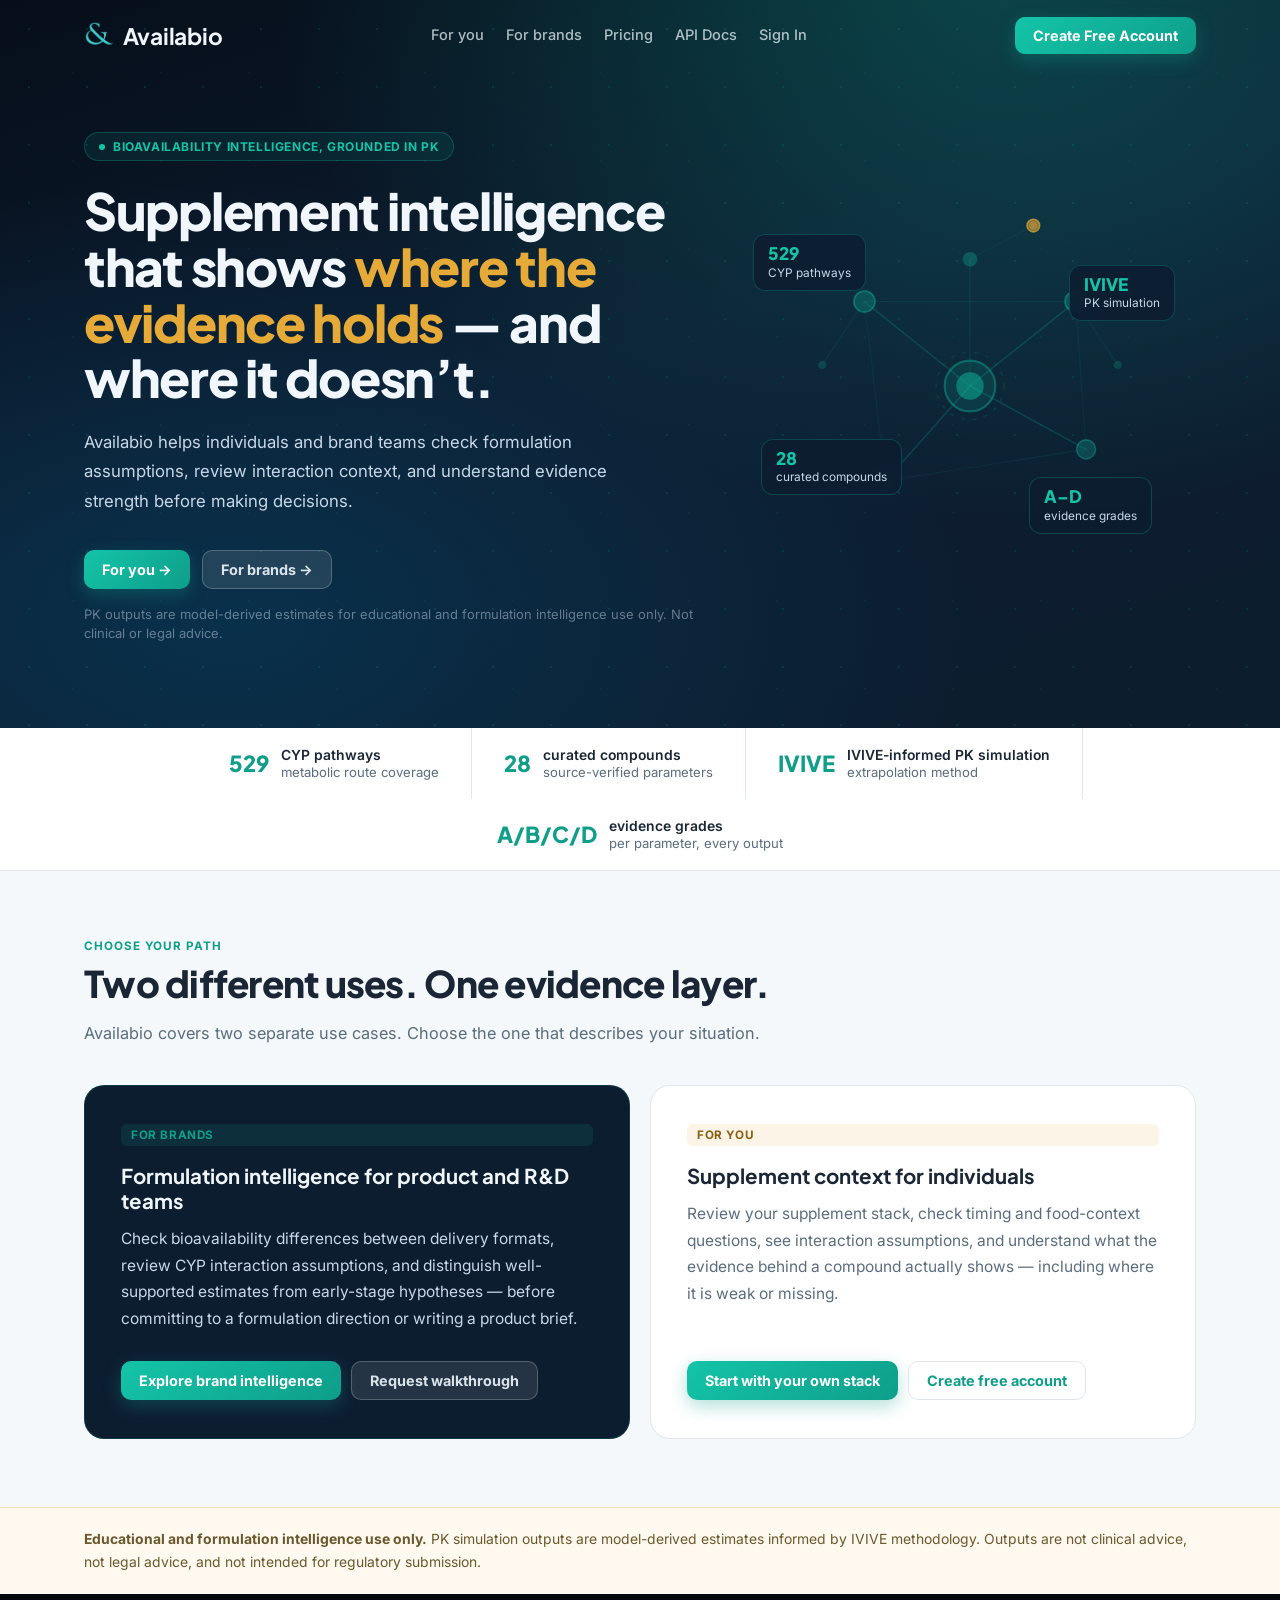
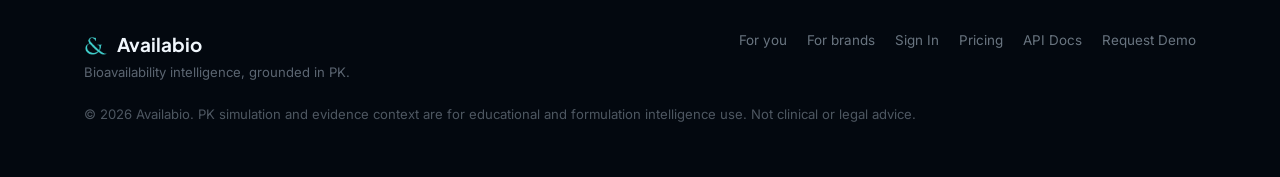
<file: index.html>
<!DOCTYPE html>
<html lang="en">
<head>
    <meta charset="UTF-8">
    <meta name="viewport" content="width=device-width, initial-scale=1.0">
    <meta name="description" content="Availabio — supplement intelligence grounded in evidence. Check formulation assumptions, review interaction context, and understand source strength before making decisions.">
    <link rel="preconnect" href="https://fonts.googleapis.com">
    <link rel="preconnect" href="https://fonts.gstatic.com" crossorigin>
    <link href="https://fonts.googleapis.com/css2?family=Plus+Jakarta+Sans:wght@400;500;600;700;800&family=Inter:wght@300;400;500;600&display=swap" rel="stylesheet">
    <link rel="stylesheet" href="css/landing.css">
    <title>Availabio — Supplement Intelligence Grounded in Evidence</title>
</head>
<body>

    <!-- Navigation -->
    <nav class="site-nav" id="nav">
        <div class="wrap nav-row">
            <a href="/" class="nav-brand"><img src="assets/Logo.png" alt="" class="logo-mark"><span>Availabio</span></a>
            <div class="nav-links">
                <a href="/for-you/">For you</a>
                <a href="/for-brands/">For brands</a>
                <a href="https://app.availabio.com/pricing">Pricing</a>
                <a href="https://app.availabio.com/api-docs">API Docs</a>
                <a href="https://app.availabio.com/signin">Sign In</a>
            </div>
            <div class="nav-cta">
                <a class="btn btn-jade" href="https://app.availabio.com/signin">Create Free Account</a>
            </div>
        </div>
    </nav>

    <!-- Hero -->
    <section class="hero-shell">
        <div class="wrap hero-grid">
            <div class="hero-copy">
                <span class="hero-eyebrow">Bioavailability intelligence, grounded in PK</span>
                <h1>Supplement intelligence that shows <em>where the evidence holds</em> — and where it doesn’t.</h1>
                <p class="hero-sub">Availabio helps individuals and brand teams check formulation assumptions, review interaction context, and understand evidence strength before making decisions.</p>
                <div class="hero-buttons">
                    <a class="btn btn-jade" href="/for-you/">For you &rarr;</a>
                    <a class="btn btn-ghost" href="/for-brands/">For brands &rarr;</a>
                </div>
                <p class="hero-note">PK outputs are model-derived estimates for educational and formulation intelligence use only. Not clinical or legal advice.</p>
            </div>
            <div class="hero-visual" aria-hidden="true">
                <div class="mol-canvas">
                    <svg class="mol-svg" viewBox="0 0 360 360" fill="none" xmlns="http://www.w3.org/2000/svg">
                        <line x1="180" y1="180" x2="80"  y2="100" stroke="rgba(14,196,168,0.24)" stroke-width="1.5"/>
                        <line x1="180" y1="180" x2="280" y2="100" stroke="rgba(14,196,168,0.24)" stroke-width="1.5"/>
                        <line x1="180" y1="180" x2="290" y2="240" stroke="rgba(14,196,168,0.24)" stroke-width="1.5"/>
                        <line x1="180" y1="180" x2="100" y2="270" stroke="rgba(14,196,168,0.24)" stroke-width="1.5"/>
                        <line x1="180" y1="180" x2="180" y2="60"  stroke="rgba(14,196,168,0.16)" stroke-width="1"/>
                        <line x1="80"  y1="100" x2="280" y2="100" stroke="rgba(14,196,168,0.11)" stroke-width="1"/>
                        <line x1="80"  y1="100" x2="100" y2="270" stroke="rgba(14,196,168,0.09)" stroke-width="1"/>
                        <line x1="280" y1="100" x2="290" y2="240" stroke="rgba(14,196,168,0.09)" stroke-width="1"/>
                        <line x1="100" y1="270" x2="290" y2="240" stroke="rgba(14,196,168,0.11)" stroke-width="1"/>
                        <line x1="80"  y1="100" x2="40"  y2="160" stroke="rgba(14,196,168,0.11)" stroke-width="1"/>
                        <line x1="280" y1="100" x2="320" y2="160" stroke="rgba(14,196,168,0.11)" stroke-width="1"/>
                        <line x1="180" y1="60"  x2="240" y2="28"  stroke="rgba(14,196,168,0.09)" stroke-width="1"/>
                        <circle cx="40"  cy="160" r="4" fill="rgba(14,196,168,0.22)"/>
                        <circle cx="320" cy="160" r="4" fill="rgba(14,196,168,0.22)"/>
                        <circle cx="240" cy="28"  r="4" fill="rgba(230,170,56,0.55)"/>
                        <circle cx="180" cy="60"  r="7"  fill="rgba(14,196,168,0.32)"/>
                        <circle cx="80"  cy="100" r="10" fill="rgba(14,158,138,0.4)"  stroke="rgba(14,196,168,0.5)"  stroke-width="1.5"/>
                        <circle cx="280" cy="100" r="10" fill="rgba(14,158,138,0.4)"  stroke="rgba(14,196,168,0.5)"  stroke-width="1.5"/>
                        <circle cx="290" cy="240" r="9"  fill="rgba(14,158,138,0.36)" stroke="rgba(14,196,168,0.42)" stroke-width="1.5"/>
                        <circle cx="100" cy="270" r="9"  fill="rgba(14,158,138,0.36)" stroke="rgba(14,196,168,0.42)" stroke-width="1.5"/>
                        <circle cx="180" cy="180" r="24" fill="rgba(14,158,138,0.2)"  stroke="rgba(14,196,168,0.45)" stroke-width="2"/>
                        <circle cx="180" cy="180" r="13" fill="rgba(14,196,168,0.55)"/>
                        <circle cx="240" cy="28"  r="6"  fill="rgba(230,170,56,0.62)" stroke="rgba(230,170,56,0.85)" stroke-width="1.5"/>
                        <circle cx="180" cy="180" r="32" fill="none" stroke="rgba(14,196,168,0.14)" stroke-width="1.5" stroke-dasharray="4 7"/>
                    </svg>
                    <div class="hero-stat-pill pill-1"><strong>529</strong><span>CYP pathways</span></div>
                    <div class="hero-stat-pill pill-2"><strong>28</strong><span>curated compounds</span></div>
                    <div class="hero-stat-pill pill-3"><strong>IVIVE</strong><span>PK simulation</span></div>
                    <div class="hero-stat-pill pill-4"><strong>A&ndash;D</strong><span>evidence grades</span></div>
                </div>
            </div>
        </div>
    </section>

    <!-- Trust Bar -->
    <div class="trust-bar">
        <div class="wrap trust-inner">
            <div class="trust-item">
                <span class="trust-num">529</span>
                <div class="trust-label"><strong>CYP pathways</strong>metabolic route coverage</div>
            </div>
            <div class="trust-item">
                <span class="trust-num">28</span>
                <div class="trust-label"><strong>curated compounds</strong>source-verified parameters</div>
            </div>
            <div class="trust-item">
                <span class="trust-num">IVIVE</span>
                <div class="trust-label"><strong>IVIVE-informed PK simulation</strong>extrapolation method</div>
            </div>
            <div class="trust-item">
                <span class="trust-num">A/B/C/D</span>
                <div class="trust-label"><strong>evidence grades</strong>per parameter, every output</div>
            </div>
        </div>
    </div>

    <!-- Audience path selection -->
    <section class="section audience-section">
        <div class="wrap">
            <span class="section-label">Choose your path</span>
            <h2>Two different uses. One evidence layer.</h2>
            <p class="section-intro">Availabio covers two separate use cases. Choose the one that describes your situation.</p>
            <div class="audience-grid reveal">
                <div class="audience-card audience-card-brand">
                    <span class="path-tag tag-brand">For brands</span>
                    <h3>Formulation intelligence for product and R&amp;D teams</h3>
                    <p>Check bioavailability differences between delivery formats, review CYP interaction assumptions, and distinguish well-supported estimates from early-stage hypotheses — before committing to a formulation direction or writing a product brief.</p>
                    <div class="audience-card-btns">
                        <a class="btn btn-jade" href="/for-brands/">Explore brand intelligence</a>
                        <a class="btn btn-ghost" href="https://app.availabio.com/welcome#demo-request">Request walkthrough</a>
                    </div>
                </div>
                <div class="audience-card audience-card-individual">
                    <span class="path-tag tag-individual">For you</span>
                    <h3>Supplement context for individuals</h3>
                    <p>Review your supplement stack, check timing and food-context questions, see interaction assumptions, and understand what the evidence behind a compound actually shows — including where it is weak or missing.</p>
                    <div class="audience-card-btns">
                        <a class="btn btn-jade" href="/for-you/">Start with your own stack</a>
                        <a class="btn btn-outline" href="https://app.availabio.com/signin">Create free account</a>
                    </div>
                </div>
            </div>
        </div>
    </section>

    <!-- Compliance -->
    <div class="compliance-strip">
        <div class="wrap">
            <p><strong>Educational and formulation intelligence use only.</strong> PK simulation outputs are model-derived estimates informed by IVIVE methodology. Outputs are not clinical advice, not legal advice, and not intended for regulatory submission.</p>
        </div>
    </div>

    <footer class="site-footer">
        <div class="wrap">
            <div class="footer-row">
                <div>
                    <div class="footer-brand"><img src="assets/Logo.png" alt="" class="logo-mark"> Availabio</div>
                    <p class="footer-tagline">Bioavailability intelligence, grounded in PK.</p>
                </div>
                <div class="footer-links">
                    <a href="/for-you/">For you</a>
                    <a href="/for-brands/">For brands</a>
                    <a href="https://app.availabio.com/signin">Sign In</a>
                    <a href="https://app.availabio.com/pricing">Pricing</a>
                    <a href="https://app.availabio.com/api-docs">API Docs</a>
                    <a href="https://app.availabio.com/welcome#demo-request">Request Demo</a>
                </div>
            </div>
            <p class="footer-copy">&copy; 2026 Availabio. PK simulation and evidence context are for educational and formulation intelligence use. Not clinical or legal advice.</p>
        </div>
    </footer>

    <script src="js/landing.js"></script>
</body>
</html>
</file>
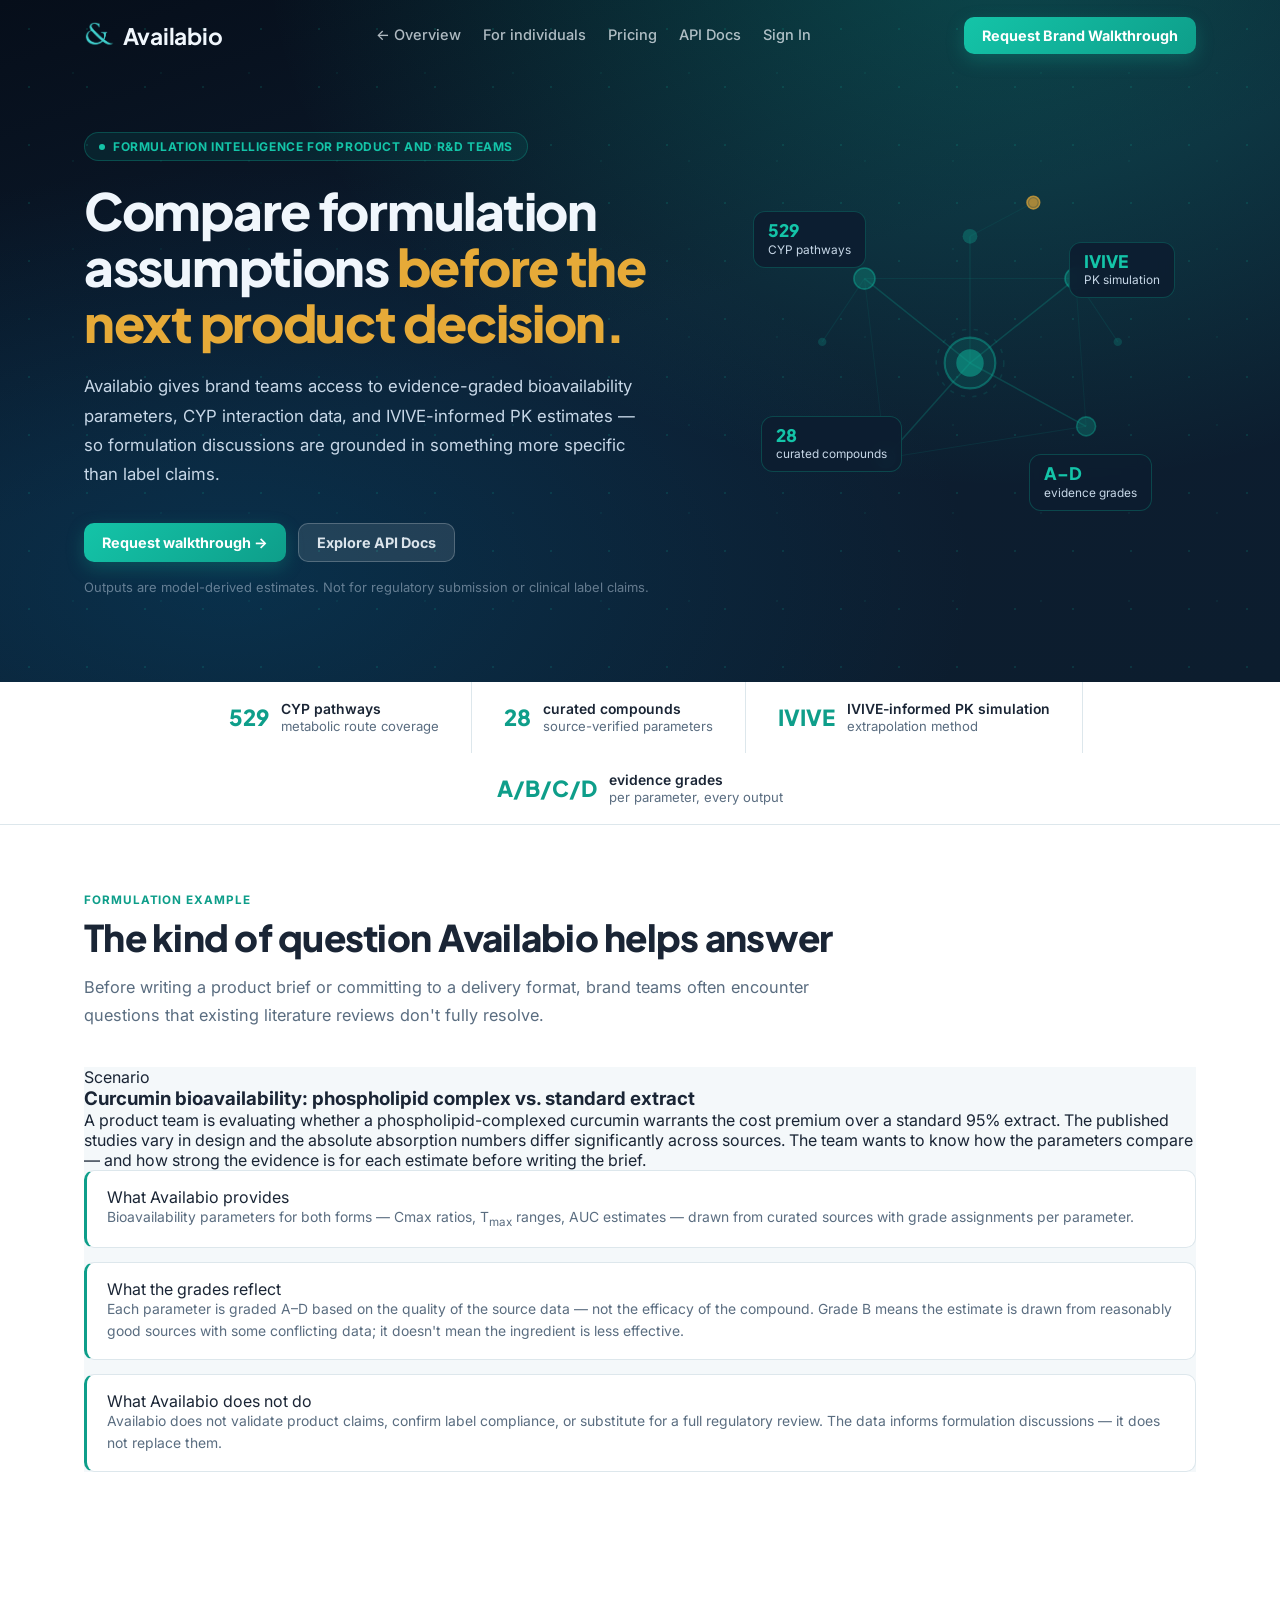
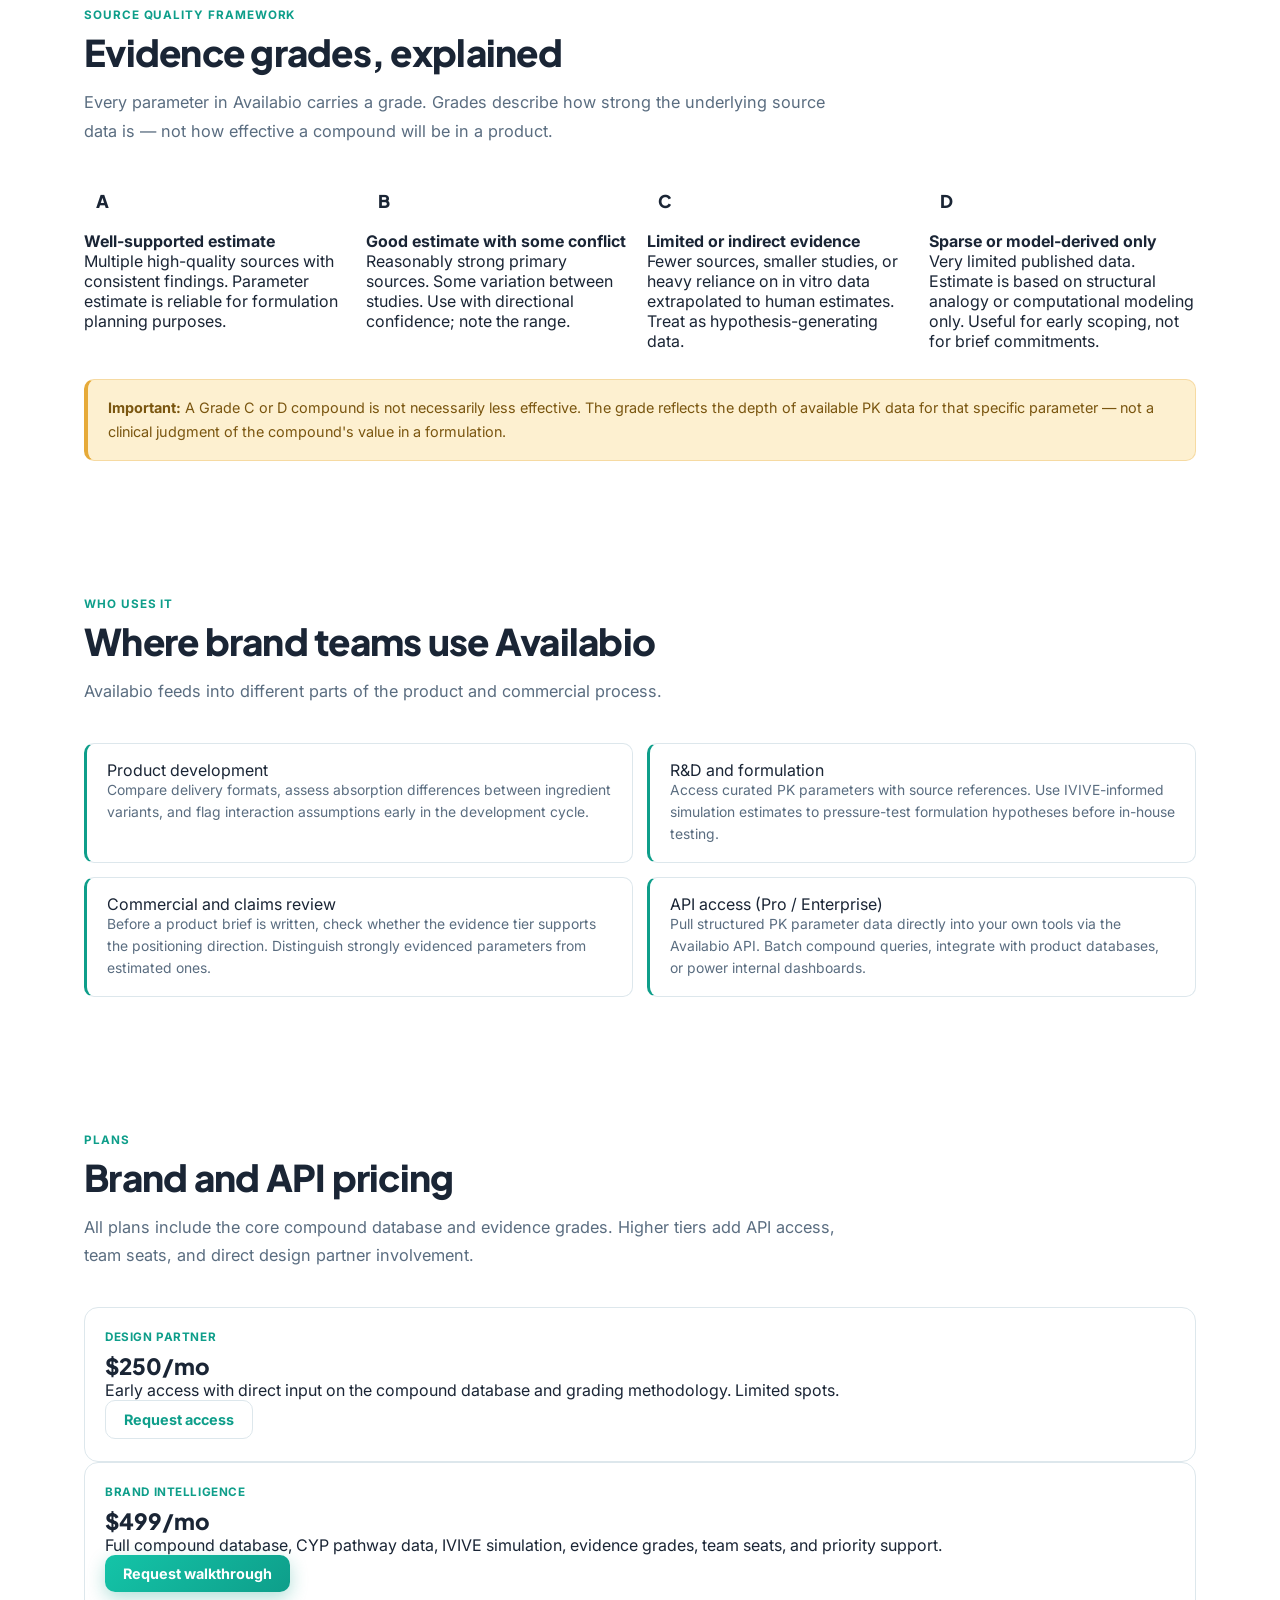
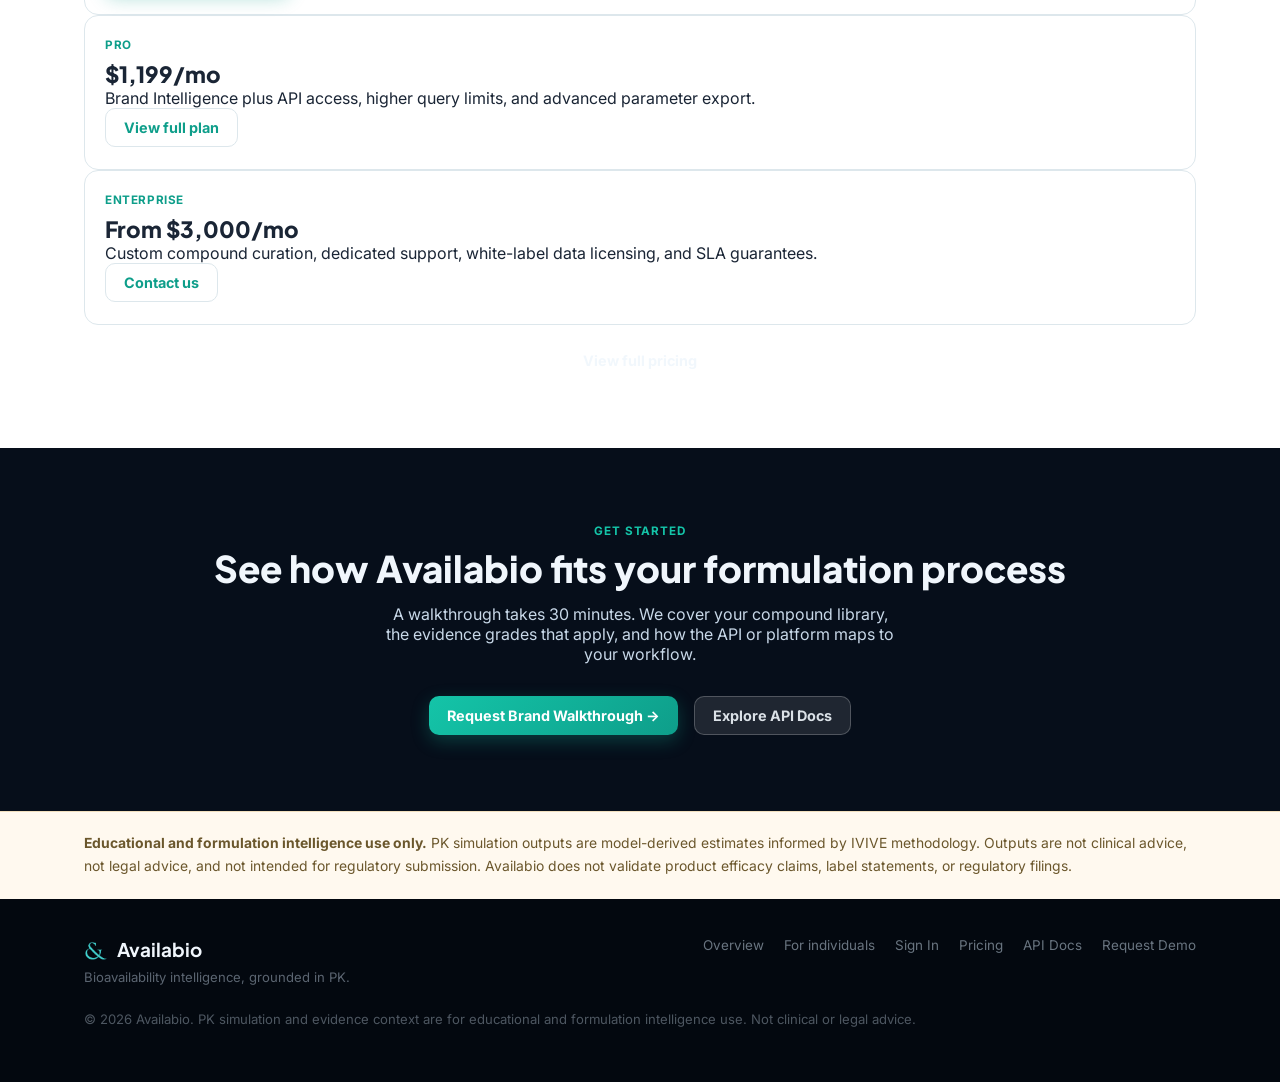
<file: for-brands/index.html>
<!DOCTYPE html>
<html lang="en">
<head>
    <meta charset="UTF-8">
    <meta name="viewport" content="width=device-width, initial-scale=1.0">
    <meta name="description" content="Availabio for brands — formulation intelligence for supplement product, R&amp;D, and commercial teams. Evidence-graded bioavailability data, CYP pathway coverage, and IVIVE-informed PK simulation.">
    <link rel="preconnect" href="https://fonts.googleapis.com">
    <link rel="preconnect" href="https://fonts.gstatic.com" crossorigin>
    <link href="https://fonts.googleapis.com/css2?family=Plus+Jakarta+Sans:wght@400;500;600;700;800&family=Inter:wght@300;400;500;600&display=swap" rel="stylesheet">
    <link rel="stylesheet" href="../css/landing.css">
    <title>Availabio for Brands — Formulation Intelligence</title>
</head>
<body>

    <!-- Navigation -->
    <nav class="site-nav" id="nav">
        <div class="wrap nav-row">
            <a href="/" class="nav-brand"><img src="../assets/Logo.png" alt="" class="logo-mark"><span>Availabio</span></a>
            <div class="nav-links">
                <a href="/">&larr; Overview</a>
                <a href="/for-you/">For individuals</a>
                <a href="https://app.availabio.com/pricing">Pricing</a>
                <a href="https://app.availabio.com/api-docs">API Docs</a>
                <a href="https://app.availabio.com/signin">Sign In</a>
            </div>
            <div class="nav-cta">
                <a class="btn btn-jade" href="https://app.availabio.com/welcome#demo-request">Request Brand Walkthrough</a>
            </div>
        </div>
    </nav>

    <!-- Hero -->
    <section class="hero-shell">
        <div class="wrap hero-grid">
            <div class="hero-copy">
                <span class="hero-eyebrow">Formulation intelligence for product and R&amp;D teams</span>
                <h1>Compare formulation assumptions <em>before the next product decision.</em></h1>
                <p class="hero-sub">Availabio gives brand teams access to evidence-graded bioavailability parameters, CYP interaction data, and IVIVE-informed PK estimates — so formulation discussions are grounded in something more specific than label claims.</p>
                <div class="hero-buttons">
                    <a class="btn btn-jade" href="https://app.availabio.com/welcome#demo-request">Request walkthrough &rarr;</a>
                    <a class="btn btn-ghost" href="https://app.availabio.com/api-docs">Explore API Docs</a>
                </div>
                <p class="hero-note">Outputs are model-derived estimates. Not for regulatory submission or clinical label claims.</p>
            </div>
            <div class="hero-visual" aria-hidden="true">
                <div class="mol-canvas">
                    <svg class="mol-svg" viewBox="0 0 360 360" fill="none" xmlns="http://www.w3.org/2000/svg">
                        <line x1="180" y1="180" x2="80"  y2="100" stroke="rgba(14,196,168,0.24)" stroke-width="1.5"/>
                        <line x1="180" y1="180" x2="280" y2="100" stroke="rgba(14,196,168,0.24)" stroke-width="1.5"/>
                        <line x1="180" y1="180" x2="290" y2="240" stroke="rgba(14,196,168,0.24)" stroke-width="1.5"/>
                        <line x1="180" y1="180" x2="100" y2="270" stroke="rgba(14,196,168,0.24)" stroke-width="1.5"/>
                        <line x1="180" y1="180" x2="180" y2="60"  stroke="rgba(14,196,168,0.16)" stroke-width="1"/>
                        <line x1="80"  y1="100" x2="280" y2="100" stroke="rgba(14,196,168,0.11)" stroke-width="1"/>
                        <line x1="80"  y1="100" x2="100" y2="270" stroke="rgba(14,196,168,0.09)" stroke-width="1"/>
                        <line x1="280" y1="100" x2="290" y2="240" stroke="rgba(14,196,168,0.09)" stroke-width="1"/>
                        <line x1="100" y1="270" x2="290" y2="240" stroke="rgba(14,196,168,0.11)" stroke-width="1"/>
                        <line x1="80"  y1="100" x2="40"  y2="160" stroke="rgba(14,196,168,0.11)" stroke-width="1"/>
                        <line x1="280" y1="100" x2="320" y2="160" stroke="rgba(14,196,168,0.11)" stroke-width="1"/>
                        <line x1="180" y1="60"  x2="240" y2="28"  stroke="rgba(14,196,168,0.09)" stroke-width="1"/>
                        <circle cx="40"  cy="160" r="4" fill="rgba(14,196,168,0.22)"/>
                        <circle cx="320" cy="160" r="4" fill="rgba(14,196,168,0.22)"/>
                        <circle cx="240" cy="28"  r="4" fill="rgba(230,170,56,0.55)"/>
                        <circle cx="180" cy="60"  r="7"  fill="rgba(14,196,168,0.32)"/>
                        <circle cx="80"  cy="100" r="10" fill="rgba(14,158,138,0.4)"  stroke="rgba(14,196,168,0.5)"  stroke-width="1.5"/>
                        <circle cx="280" cy="100" r="10" fill="rgba(14,158,138,0.4)"  stroke="rgba(14,196,168,0.5)"  stroke-width="1.5"/>
                        <circle cx="290" cy="240" r="9"  fill="rgba(14,158,138,0.36)" stroke="rgba(14,196,168,0.42)" stroke-width="1.5"/>
                        <circle cx="100" cy="270" r="9"  fill="rgba(14,158,138,0.36)" stroke="rgba(14,196,168,0.42)" stroke-width="1.5"/>
                        <circle cx="180" cy="180" r="24" fill="rgba(14,158,138,0.2)"  stroke="rgba(14,196,168,0.45)" stroke-width="2"/>
                        <circle cx="180" cy="180" r="13" fill="rgba(14,196,168,0.55)"/>
                        <circle cx="240" cy="28"  r="6"  fill="rgba(230,170,56,0.62)" stroke="rgba(230,170,56,0.85)" stroke-width="1.5"/>
                        <circle cx="180" cy="180" r="32" fill="none" stroke="rgba(14,196,168,0.14)" stroke-width="1.5" stroke-dasharray="4 7"/>
                    </svg>
                    <div class="hero-stat-pill pill-1"><strong>529</strong><span>CYP pathways</span></div>
                    <div class="hero-stat-pill pill-2"><strong>28</strong><span>curated compounds</span></div>
                    <div class="hero-stat-pill pill-3"><strong>IVIVE</strong><span>PK simulation</span></div>
                    <div class="hero-stat-pill pill-4"><strong>A&ndash;D</strong><span>evidence grades</span></div>
                </div>
            </div>
        </div>
    </section>

    <!-- Trust Bar -->
    <div class="trust-bar">
        <div class="wrap trust-inner">
            <div class="trust-item">
                <span class="trust-num">529</span>
                <div class="trust-label"><strong>CYP pathways</strong>metabolic route coverage</div>
            </div>
            <div class="trust-item">
                <span class="trust-num">28</span>
                <div class="trust-label"><strong>curated compounds</strong>source-verified parameters</div>
            </div>
            <div class="trust-item">
                <span class="trust-num">IVIVE</span>
                <div class="trust-label"><strong>IVIVE-informed PK simulation</strong>extrapolation method</div>
            </div>
            <div class="trust-item">
                <span class="trust-num">A/B/C/D</span>
                <div class="trust-label"><strong>evidence grades</strong>per parameter, every output</div>
            </div>
        </div>
    </div>

    <!-- Scenario section -->
    <section class="section">
        <div class="wrap">
            <span class="section-label">Formulation example</span>
            <h2>The kind of question Availabio helps answer</h2>
            <p class="section-intro">Before writing a product brief or committing to a delivery format, brand teams often encounter questions that existing literature reviews don't fully resolve.</p>
            <div class="scenario-shell reveal">
                <div class="scenario-header">
                    <span class="scenario-tag">Scenario</span>
                    <h3>Curcumin bioavailability: phospholipid complex vs. standard extract</h3>
                </div>
                <div class="scenario-body">
                    <div class="scenario-question">
                        <p>A product team is evaluating whether a phospholipid-complexed curcumin warrants the cost premium over a standard 95% extract. The published studies vary in design and the absolute absorption numbers differ significantly across sources. The team wants to know how the parameters compare — and how strong the evidence is for each estimate before writing the brief.</p>
                    </div>
                    <div class="scenario-notes">
                        <div class="scenario-note">
                            <span class="note-label">What Availabio provides</span>
                            <p>Bioavailability parameters for both forms — Cmax ratios, T<sub>max</sub> ranges, AUC estimates — drawn from curated sources with grade assignments per parameter.</p>
                        </div>
                        <div class="scenario-note">
                            <span class="note-label">What the grades reflect</span>
                            <p>Each parameter is graded A–D based on the quality of the source data — not the efficacy of the compound. Grade B means the estimate is drawn from reasonably good sources with some conflicting data; it doesn't mean the ingredient is less effective.</p>
                        </div>
                        <div class="scenario-note">
                            <span class="note-label">What Availabio does not do</span>
                            <p>Availabio does not validate product claims, confirm label compliance, or substitute for a full regulatory review. The data informs formulation discussions — it does not replace them.</p>
                        </div>
                    </div>
                </div>
            </div>
        </div>
    </section>

    <!-- Evidence grades -->
    <section class="section evidence-section">
        <div class="wrap">
            <span class="section-label">Source quality framework</span>
            <h2>Evidence grades, explained</h2>
            <p class="section-intro">Every parameter in Availabio carries a grade. Grades describe how strong the underlying source data is — not how effective a compound will be in a product.</p>
            <div class="evidence-shell reveal">
                <div class="grade-ladder">
                    <div class="grade-rung grade-a">
                        <span class="grade-badge">A</span>
                        <div>
                            <strong>Well-supported estimate</strong>
                            <p>Multiple high-quality sources with consistent findings. Parameter estimate is reliable for formulation planning purposes.</p>
                        </div>
                    </div>
                    <div class="grade-rung grade-b">
                        <span class="grade-badge">B</span>
                        <div>
                            <strong>Good estimate with some conflict</strong>
                            <p>Reasonably strong primary sources. Some variation between studies. Use with directional confidence; note the range.</p>
                        </div>
                    </div>
                    <div class="grade-rung grade-c">
                        <span class="grade-badge">C</span>
                        <div>
                            <strong>Limited or indirect evidence</strong>
                            <p>Fewer sources, smaller studies, or heavy reliance on in vitro data extrapolated to human estimates. Treat as hypothesis-generating data.</p>
                        </div>
                    </div>
                    <div class="grade-rung grade-d">
                        <span class="grade-badge">D</span>
                        <div>
                            <strong>Sparse or model-derived only</strong>
                            <p>Very limited published data. Estimate is based on structural analogy or computational modeling only. Useful for early scoping, not for brief commitments.</p>
                        </div>
                    </div>
                </div>
                <div class="evidence-callout">
                    <p><strong>Important:</strong> A Grade C or D compound is not necessarily less effective. The grade reflects the depth of available PK data for that specific parameter — not a clinical judgment of the compound's value in a formulation.</p>
                </div>
            </div>
        </div>
    </section>

    <!-- Teams section -->
    <section class="section">
        <div class="wrap">
            <span class="section-label">Who uses it</span>
            <h2>Where brand teams use Availabio</h2>
            <p class="section-intro">Availabio feeds into different parts of the product and commercial process.</p>
            <div class="teams-grid reveal">
                <div class="scenario-note">
                    <span class="note-label">Product development</span>
                    <p>Compare delivery formats, assess absorption differences between ingredient variants, and flag interaction assumptions early in the development cycle.</p>
                </div>
                <div class="scenario-note">
                    <span class="note-label">R&amp;D and formulation</span>
                    <p>Access curated PK parameters with source references. Use IVIVE-informed simulation estimates to pressure-test formulation hypotheses before in-house testing.</p>
                </div>
                <div class="scenario-note">
                    <span class="note-label">Commercial and claims review</span>
                    <p>Before a product brief is written, check whether the evidence tier supports the positioning direction. Distinguish strongly evidenced parameters from estimated ones.</p>
                </div>
                <div class="scenario-note">
                    <span class="note-label">API access (Pro / Enterprise)</span>
                    <p>Pull structured PK parameter data directly into your own tools via the Availabio API. Batch compound queries, integrate with product databases, or power internal dashboards.</p>
                </div>
            </div>
        </div>
    </section>

    <!-- Pricing section -->
    <section class="section">
        <div class="wrap">
            <span class="section-label">Plans</span>
            <h2>Brand and API pricing</h2>
            <p class="section-intro">All plans include the core compound database and evidence grades. Higher tiers add API access, team seats, and direct design partner involvement.</p>
            <div class="pricing-shell reveal">
                <div class="price-card">
                    <div class="price-tier">Design Partner</div>
                    <div class="price-amount">$250<span>/mo</span></div>
                    <div class="price-desc">Early access with direct input on the compound database and grading methodology. Limited spots.</div>
                    <a class="btn btn-outline" href="https://app.availabio.com/welcome#demo-request">Request access</a>
                </div>
                <div class="price-card price-card-featured">
                    <div class="price-tier">Brand Intelligence</div>
                    <div class="price-amount">$499<span>/mo</span></div>
                    <div class="price-desc">Full compound database, CYP pathway data, IVIVE simulation, evidence grades, team seats, and priority support.</div>
                    <a class="btn btn-jade" href="https://app.availabio.com/welcome#demo-request">Request walkthrough</a>
                </div>
                <div class="price-card">
                    <div class="price-tier">Pro</div>
                    <div class="price-amount">$1,199<span>/mo</span></div>
                    <div class="price-desc">Brand Intelligence plus API access, higher query limits, and advanced parameter export.</div>
                    <a class="btn btn-outline" href="https://app.availabio.com/pricing">View full plan</a>
                </div>
                <div class="price-card">
                    <div class="price-tier">Enterprise</div>
                    <div class="price-amount">From $3,000<span>/mo</span></div>
                    <div class="price-desc">Custom compound curation, dedicated support, white-label data licensing, and SLA guarantees.</div>
                    <a class="btn btn-outline" href="https://app.availabio.com/welcome#demo-request">Contact us</a>
                </div>
            </div>
            <p style="text-align:center;margin-top:1rem;"><a href="https://app.availabio.com/pricing" class="btn btn-ghost">View full pricing</a></p>
        </div>
    </section>

    <!-- Demo CTA -->
    <section class="demo-shell">
        <div class="wrap" style="text-align:center;">
            <span class="section-label" style="color:var(--jade-lt);">Get started</span>
            <h2>See how Availabio fits your formulation process</h2>
            <p style="color:var(--text-200);max-width:520px;margin:0 auto 2rem;">A walkthrough takes 30 minutes. We cover your compound library, the evidence grades that apply, and how the API or platform maps to your workflow.</p>
            <div style="display:flex;gap:1rem;justify-content:center;flex-wrap:wrap;">
                <a class="btn btn-jade" href="https://app.availabio.com/welcome#demo-request">Request Brand Walkthrough &rarr;</a>
                <a class="btn btn-ghost" href="https://app.availabio.com/api-docs">Explore API Docs</a>
            </div>
        </div>
    </section>

    <!-- Compliance -->
    <div class="compliance-strip">
        <div class="wrap">
            <p><strong>Educational and formulation intelligence use only.</strong> PK simulation outputs are model-derived estimates informed by IVIVE methodology. Outputs are not clinical advice, not legal advice, and not intended for regulatory submission. Availabio does not validate product efficacy claims, label statements, or regulatory filings.</p>
        </div>
    </div>

    <footer class="site-footer">
        <div class="wrap">
            <div class="footer-row">
                <div>
                    <div class="footer-brand"><img src="../assets/Logo.png" alt="" class="logo-mark"> Availabio</div>
                    <p class="footer-tagline">Bioavailability intelligence, grounded in PK.</p>
                </div>
                <div class="footer-links">
                    <a href="/">Overview</a>
                    <a href="/for-you/">For individuals</a>
                    <a href="https://app.availabio.com/signin">Sign In</a>
                    <a href="https://app.availabio.com/pricing">Pricing</a>
                    <a href="https://app.availabio.com/api-docs">API Docs</a>
                    <a href="https://app.availabio.com/welcome#demo-request">Request Demo</a>
                </div>
            </div>
            <p class="footer-copy">&copy; 2026 Availabio. PK simulation and evidence context are for educational and formulation intelligence use. Not clinical or legal advice.</p>
        </div>
    </footer>

    <script src="../js/landing.js"></script>
</body>
</html>
</file>
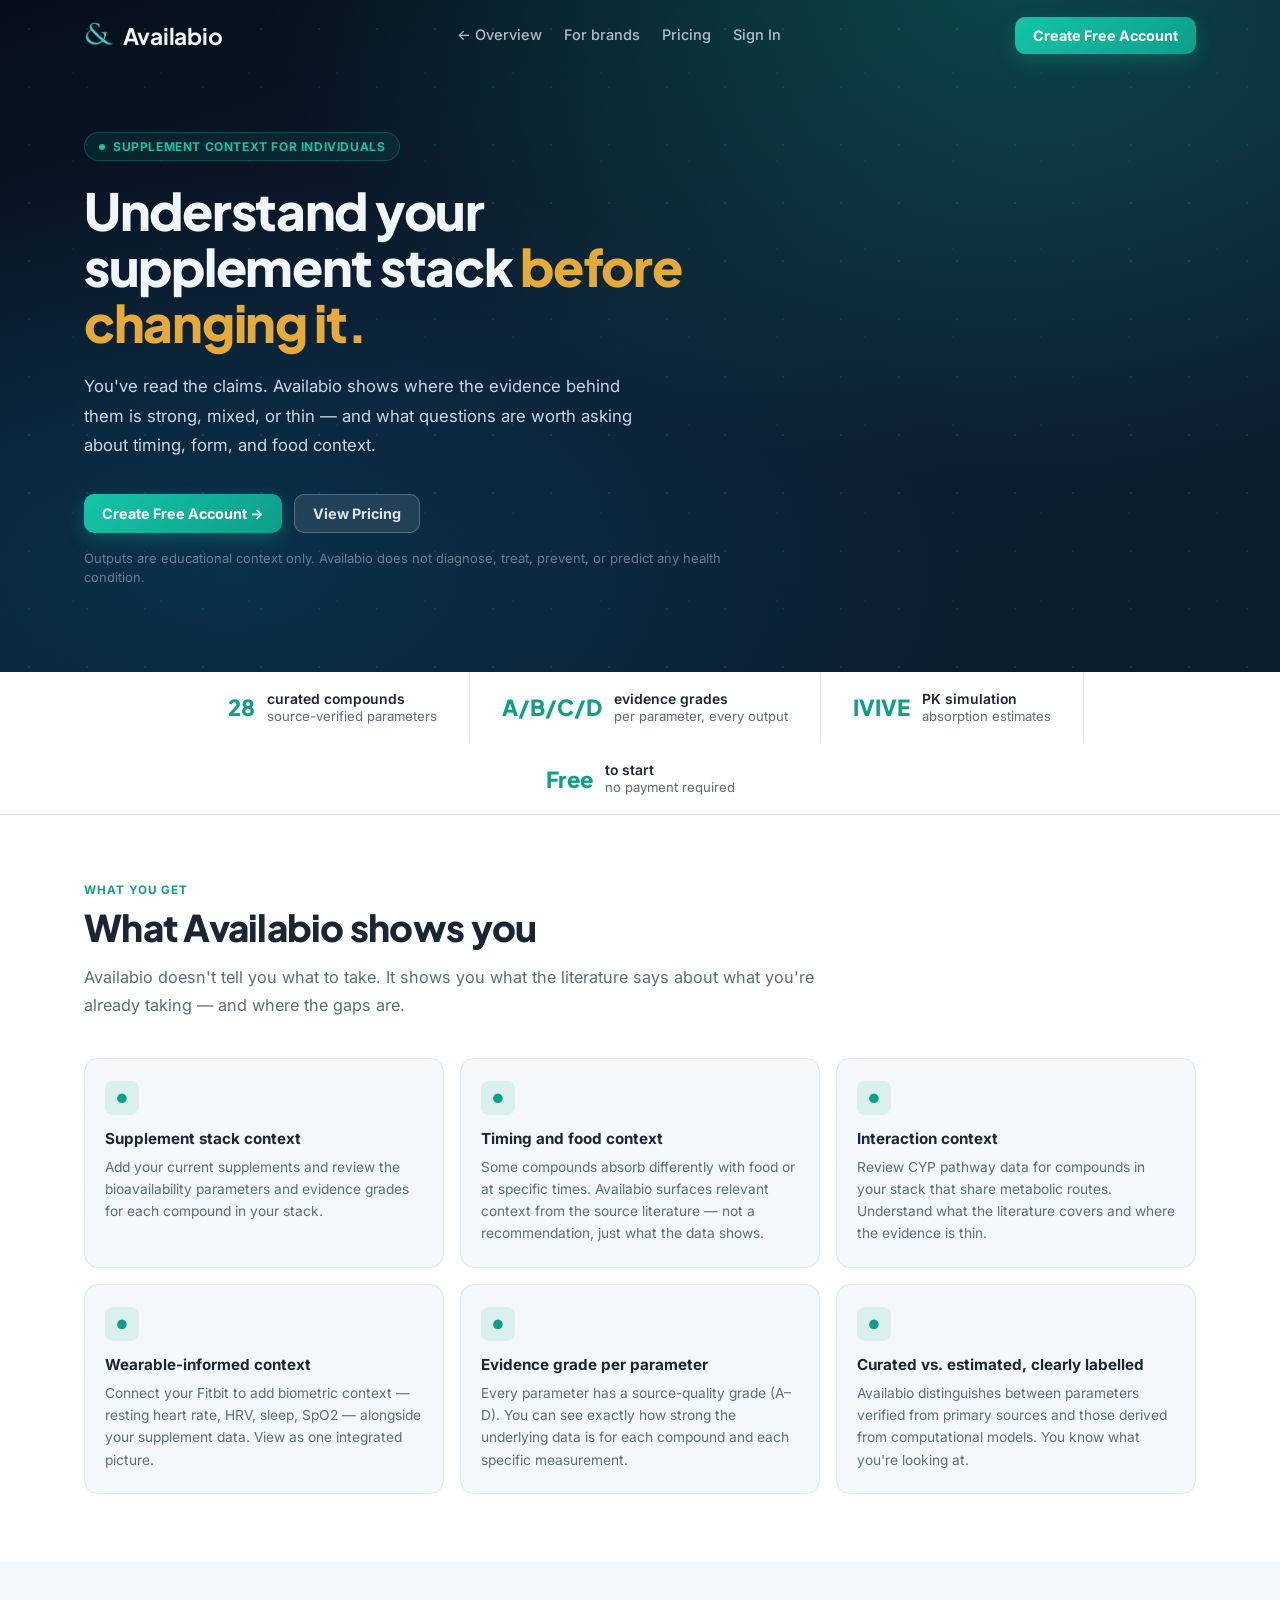
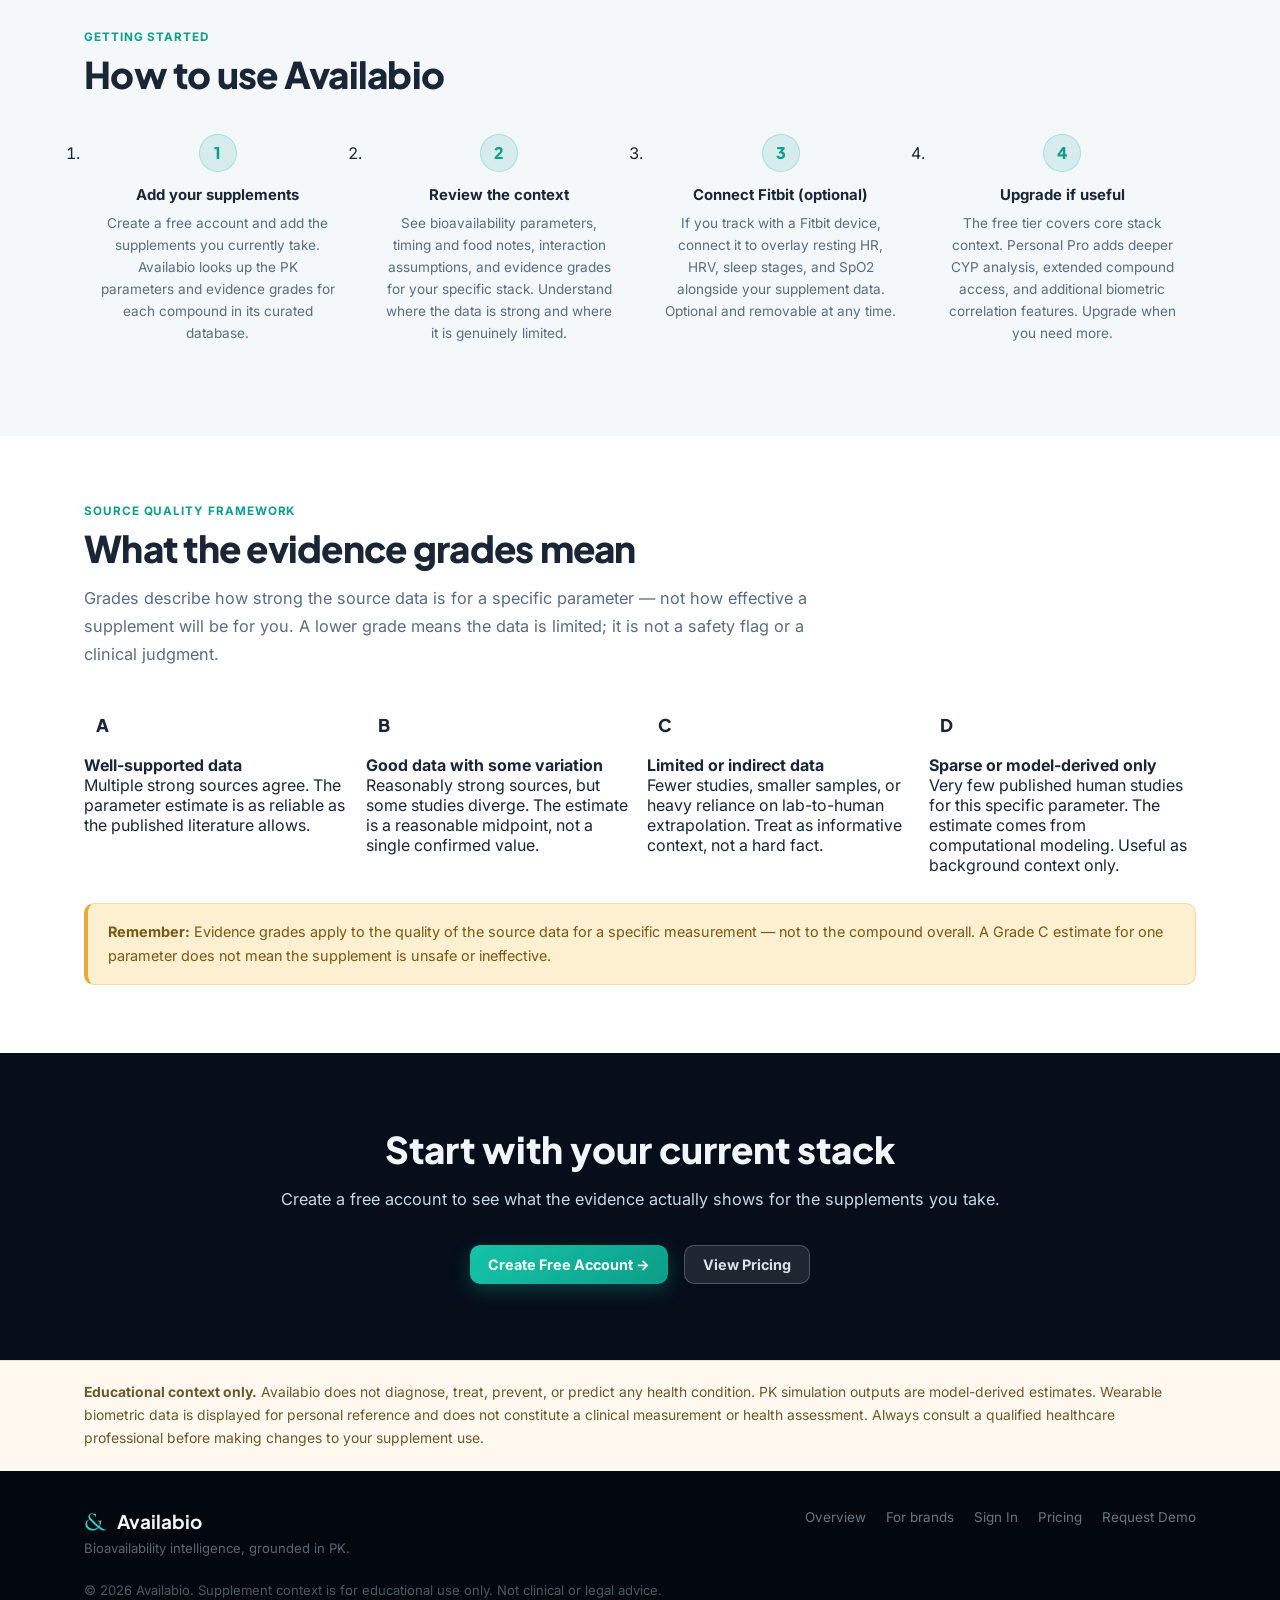
<file: for-you/index.html>
<!DOCTYPE html>
<html lang="en">
<head>
    <meta charset="UTF-8">
    <meta name="viewport" content="width=device-width, initial-scale=1.0">
    <meta name="description" content="Availabio for individuals — review your supplement stack, check timing and food-context questions, and understand what the evidence actually shows before changing anything.">
    <link rel="preconnect" href="https://fonts.googleapis.com">
    <link rel="preconnect" href="https://fonts.gstatic.com" crossorigin>
    <link href="https://fonts.googleapis.com/css2?family=Plus+Jakarta+Sans:wght@400;500;600;700;800&family=Inter:wght@300;400;500;600&display=swap" rel="stylesheet">
    <link rel="stylesheet" href="../css/landing.css">
    <title>Availabio for You &mdash; Supplement Context for Individuals</title>
</head>
<body>

    <!-- Navigation -->
    <nav class="site-nav" id="nav">
        <div class="wrap nav-row">
            <a href="/" class="nav-brand"><img src="../assets/Logo.png" alt="" class="logo-mark"><span>Availabio</span></a>
            <div class="nav-links">
                <a href="/">&larr; Overview</a>
                <a href="/for-brands/">For brands</a>
                <a href="https://app.availabio.com/pricing">Pricing</a>
                <a href="https://app.availabio.com/signin">Sign In</a>
            </div>
            <div class="nav-cta">
                <a class="btn btn-jade" href="https://app.availabio.com/signin">Create Free Account</a>
            </div>
        </div>
    </nav>

    <!-- Hero (single column, no molecule visual) -->
    <section class="hero-shell">
        <div class="wrap">
            <div class="hero-copy" style="max-width:640px;">
                <span class="hero-eyebrow">Supplement context for individuals</span>
                <h1>Understand your supplement stack <em>before changing it.</em></h1>
                <p class="hero-sub">You've read the claims. Availabio shows where the evidence behind them is strong, mixed, or thin &mdash; and what questions are worth asking about timing, form, and food context.</p>
                <div class="hero-buttons">
                    <a class="btn btn-jade" href="https://app.availabio.com/signin">Create Free Account &rarr;</a>
                    <a class="btn btn-ghost" href="https://app.availabio.com/pricing">View Pricing</a>
                </div>
                <p class="hero-note">Outputs are educational context only. Availabio does not diagnose, treat, prevent, or predict any health condition.</p>
            </div>
        </div>
    </section>

    <!-- Trust Bar -->
    <div class="trust-bar">
        <div class="wrap trust-inner">
            <div class="trust-item">
                <span class="trust-num">28</span>
                <div class="trust-label"><strong>curated compounds</strong>source-verified parameters</div>
            </div>
            <div class="trust-item">
                <span class="trust-num">A/B/C/D</span>
                <div class="trust-label"><strong>evidence grades</strong>per parameter, every output</div>
            </div>
            <div class="trust-item">
                <span class="trust-num">IVIVE</span>
                <div class="trust-label"><strong>PK simulation</strong>absorption estimates</div>
            </div>
            <div class="trust-item">
                <span class="trust-num">Free</span>
                <div class="trust-label"><strong>to start</strong>no payment required</div>
            </div>
        </div>
    </div>

    <!-- Feature grid -->
    <section class="section">
        <div class="wrap">
            <span class="section-label">What you get</span>
            <h2>What Availabio shows you</h2>
            <p class="section-intro">Availabio doesn't tell you what to take. It shows you what the literature says about what you're already taking — and where the gaps are.</p>
            <div class="feature-grid reveal">
                <div class="feature-item">
                    <div class="feature-icon">&#9679;</div>
                    <h4>Supplement stack context</h4>
                    <p>Add your current supplements and review the bioavailability parameters and evidence grades for each compound in your stack.</p>
                </div>
                <div class="feature-item">
                    <div class="feature-icon">&#9679;</div>
                    <h4>Timing and food context</h4>
                    <p>Some compounds absorb differently with food or at specific times. Availabio surfaces relevant context from the source literature — not a recommendation, just what the data shows.</p>
                </div>
                <div class="feature-item">
                    <div class="feature-icon">&#9679;</div>
                    <h4>Interaction context</h4>
                    <p>Review CYP pathway data for compounds in your stack that share metabolic routes. Understand what the literature covers and where the evidence is thin.</p>
                </div>
                <div class="feature-item">
                    <div class="feature-icon">&#9679;</div>
                    <h4>Wearable-informed context</h4>
                    <p>Connect your Fitbit to add biometric context — resting heart rate, HRV, sleep, SpO2 — alongside your supplement data. View as one integrated picture.</p>
                </div>
                <div class="feature-item">
                    <div class="feature-icon">&#9679;</div>
                    <h4>Evidence grade per parameter</h4>
                    <p>Every parameter has a source-quality grade (A–D). You can see exactly how strong the underlying data is for each compound and each specific measurement.</p>
                </div>
                <div class="feature-item">
                    <div class="feature-icon">&#9679;</div>
                    <h4>Curated vs. estimated, clearly labelled</h4>
                    <p>Availabio distinguishes between parameters verified from primary sources and those derived from computational models. You know what you're looking at.</p>
                </div>
            </div>
        </div>
    </section>

    <!-- How it works steps -->
    <section class="section steps-section">
        <div class="wrap">
            <span class="section-label">Getting started</span>
            <h2>How to use Availabio</h2>
            <ol class="steps reveal">
                <li class="step-item">
                    <span class="step-num">1</span>
                    <div>
                        <h4>Add your supplements</h4>
                        <p>Create a free account and add the supplements you currently take. Availabio looks up the PK parameters and evidence grades for each compound in its curated database.</p>
                    </div>
                </li>
                <li class="step-item">
                    <span class="step-num">2</span>
                    <div>
                        <h4>Review the context</h4>
                        <p>See bioavailability parameters, timing and food notes, interaction assumptions, and evidence grades for your specific stack. Understand where the data is strong and where it is genuinely limited.</p>
                    </div>
                </li>
                <li class="step-item">
                    <span class="step-num">3</span>
                    <div>
                        <h4>Connect Fitbit (optional)</h4>
                        <p>If you track with a Fitbit device, connect it to overlay resting HR, HRV, sleep stages, and SpO2 alongside your supplement data. Optional and removable at any time.</p>
                    </div>
                </li>
                <li class="step-item">
                    <span class="step-num">4</span>
                    <div>
                        <h4>Upgrade if useful</h4>
                        <p>The free tier covers core stack context. Personal Pro adds deeper CYP analysis, extended compound access, and additional biometric correlation features. Upgrade when you need more.</p>
                    </div>
                </li>
            </ol>
        </div>
    </section>

    <!-- Evidence grades (consumer language) -->
    <section class="section evidence-section">
        <div class="wrap">
            <span class="section-label">Source quality framework</span>
            <h2>What the evidence grades mean</h2>
            <p class="section-intro">Grades describe how strong the source data is for a specific parameter &mdash; not how effective a supplement will be for you. A lower grade means the data is limited; it is not a safety flag or a clinical judgment.</p>
            <div class="evidence-shell reveal">
                <div class="grade-ladder">
                    <div class="grade-rung grade-a">
                        <span class="grade-badge">A</span>
                        <div>
                            <strong>Well-supported data</strong>
                            <p>Multiple strong sources agree. The parameter estimate is as reliable as the published literature allows.</p>
                        </div>
                    </div>
                    <div class="grade-rung grade-b">
                        <span class="grade-badge">B</span>
                        <div>
                            <strong>Good data with some variation</strong>
                            <p>Reasonably strong sources, but some studies diverge. The estimate is a reasonable midpoint, not a single confirmed value.</p>
                        </div>
                    </div>
                    <div class="grade-rung grade-c">
                        <span class="grade-badge">C</span>
                        <div>
                            <strong>Limited or indirect data</strong>
                            <p>Fewer studies, smaller samples, or heavy reliance on lab-to-human extrapolation. Treat as informative context, not a hard fact.</p>
                        </div>
                    </div>
                    <div class="grade-rung grade-d">
                        <span class="grade-badge">D</span>
                        <div>
                            <strong>Sparse or model-derived only</strong>
                            <p>Very few published human studies for this specific parameter. The estimate comes from computational modeling. Useful as background context only.</p>
                        </div>
                    </div>
                </div>
                <div class="evidence-callout">
                    <p><strong>Remember:</strong> Evidence grades apply to the quality of the source data for a specific measurement &mdash; not to the compound overall. A Grade C estimate for one parameter does not mean the supplement is unsafe or ineffective.</p>
                </div>
            </div>
        </div>
    </section>

    <!-- Dark CTA -->
    <section class="cta-section">
        <div class="wrap" style="text-align:center;">
            <h2>Start with your current stack</h2>
            <p>Create a free account to see what the evidence actually shows for the supplements you take.</p>
            <div style="display:flex;gap:1rem;justify-content:center;flex-wrap:wrap;margin-top:2rem;">
                <a class="btn btn-jade" href="https://app.availabio.com/signin">Create Free Account &rarr;</a>
                <a class="btn btn-ghost" href="https://app.availabio.com/pricing">View Pricing</a>
            </div>
        </div>
    </section>

    <!-- Compliance -->
    <div class="compliance-strip">
        <div class="wrap">
            <p><strong>Educational context only.</strong> Availabio does not diagnose, treat, prevent, or predict any health condition. PK simulation outputs are model-derived estimates. Wearable biometric data is displayed for personal reference and does not constitute a clinical measurement or health assessment. Always consult a qualified healthcare professional before making changes to your supplement use.</p>
        </div>
    </div>

    <footer class="site-footer">
        <div class="wrap">
            <div class="footer-row">
                <div>
                    <div class="footer-brand"><img src="../assets/Logo.png" alt="" class="logo-mark"> Availabio</div>
                    <p class="footer-tagline">Bioavailability intelligence, grounded in PK.</p>
                </div>
                <div class="footer-links">
                    <a href="/">Overview</a>
                    <a href="/for-brands/">For brands</a>
                    <a href="https://app.availabio.com/signin">Sign In</a>
                    <a href="https://app.availabio.com/pricing">Pricing</a>
                    <a href="https://app.availabio.com/welcome#demo-request">Request Demo</a>
                </div>
            </div>
            <p class="footer-copy">&copy; 2026 Availabio. Supplement context is for educational use only. Not clinical or legal advice.</p>
        </div>
    </footer>

    <script src="../js/landing.js"></script>
</body>
</html>
</file>
<file: css/landing.css>
/*
 * AVAILABIO — Shared Landing CSS (FORGE-122)
 * Extracted from inline styles in index.html and extended for B2B/B2C split.
 * Three pages:  /  /for-you/  /for-brands/
 * No framework. No external dependencies beyond Google Fonts. GitHub Pages compatible.
 */

/* Variables */
:root {
    --navy-950: #03080f;
    --navy-900: #060e1a;
    --navy-800: #0d1d30;
    --jade:     #0e9e8a;
    --jade-lt:  #14c4a8;
    --amber:    #e6aa38;
    --amber-lt: #fdf0d0;
    --amber-dim: #7a5610;
    --text-100: #f0f6fc;
    --text-200: #c8d8e8;
    --text-dark: #1a2535;
    --text-dim:  #5a6d80;
    --surface-0: #ffffff;
    --surface-1: #f4f8fa;
    --border:    #dde7ec;
    --font-display: "Plus Jakarta Sans", system-ui, sans-serif;
    --font-body:    "Inter", system-ui, sans-serif;
}
*, *::before, *::after { margin: 0; padding: 0; box-sizing: border-box; }
html { scroll-behavior: smooth; }
body { font-family: var(--font-body); color: var(--text-dark); overflow-x: hidden; }
a { text-decoration: none; }
img { max-width: 100%; display: block; }
.wrap { max-width: 1160px; margin: 0 auto; padding: 0 24px; }

/* Navigation */
.site-nav { position: fixed; top: 0; left: 0; right: 0; z-index: 100; transition: background 0.3s ease, backdrop-filter 0.3s ease; }
.site-nav.scrolled { background: rgba(6,14,26,0.92); backdrop-filter: blur(14px); -webkit-backdrop-filter: blur(14px); border-bottom: 1px solid rgba(14,158,138,0.18); }
.nav-row { display: flex; align-items: center; justify-content: space-between; min-height: 70px; gap: 16px; }
.nav-brand { font-family: var(--font-display); font-size: 1.42rem; font-weight: 700; color: var(--text-100); display: inline-flex; gap: 8px; align-items: center; letter-spacing: -0.01em; }
.nav-brand .logo-mark { height: 28px; width: auto; display: block; filter: brightness(0) saturate(100%) invert(65%) sepia(60%) saturate(400%) hue-rotate(130deg) brightness(95%); }
.footer-brand .logo-mark { height: 22px; width: auto; display: inline-block; vertical-align: middle; margin-right: 6px; filter: brightness(0) saturate(100%) invert(65%) sepia(60%) saturate(400%) hue-rotate(130deg) brightness(95%); }
.nav-links { display: flex; gap: 22px; align-items: center; }
.nav-links a { color: rgba(240,246,252,0.72); font-size: 0.91rem; font-weight: 500; transition: color 0.15s; }
.nav-links a:hover { color: var(--text-100); }
.nav-cta { display: flex; gap: 10px; }

/* Buttons */
.btn { display: inline-flex; align-items: center; justify-content: center; gap: 7px; border-radius: 10px; padding: 10px 18px; font-weight: 700; font-size: 0.9rem; cursor: pointer; transition: transform 0.15s ease, box-shadow 0.15s ease; white-space: nowrap; border: none; font-family: var(--font-body); }
.btn:hover { transform: translateY(-1px); }
.btn-jade { background: linear-gradient(135deg, var(--jade-lt) 0%, var(--jade) 100%); color: white; box-shadow: 0 6px 18px rgba(14,158,138,0.32); }
.btn-jade:hover { box-shadow: 0 10px 26px rgba(14,158,138,0.44); }
.btn-ghost { background: rgba(255,255,255,0.10); border: 1px solid rgba(255,255,255,0.22); color: rgba(240,246,252,0.9); }
.btn-ghost:hover { background: rgba(255,255,255,0.17); }
.btn-outline { background: white; border: 1.5px solid var(--border); color: var(--jade); }
.btn-outline:hover { border-color: var(--jade); box-shadow: 0 4px 12px rgba(14,158,138,0.14); }

/* Hero shell */
.hero-shell { background: radial-gradient(ellipse at 78% -8%, rgba(14,196,168,0.28) 0%, transparent 52%), radial-gradient(ellipse at 18% 85%, rgba(3,80,120,0.38) 0%, transparent 50%), linear-gradient(162deg, var(--navy-900) 0%, var(--navy-800) 48%, #0c1d2e 100%); padding: 132px 0 84px; position: relative; overflow: hidden; }
.hero-shell::before { content: ""; position: absolute; inset: 0; background-image: radial-gradient(circle, rgba(14,196,168,0.14) 1px, transparent 1px), radial-gradient(circle, rgba(20,196,168,0.07) 1px, transparent 1px); background-size: 58px 58px, 88px 88px; background-position: 0 0, 29px 29px; pointer-events: none; }
.hero-grid { display: grid; grid-template-columns: 1.15fr 0.85fr; gap: 48px; align-items: center; position: relative; z-index: 1; }
.hero-copy { position: relative; z-index: 1; }
.hero-eyebrow { display: inline-flex; align-items: center; gap: 8px; background: rgba(14,158,138,0.12); border: 1px solid rgba(14,196,168,0.26); border-radius: 999px; padding: 6px 14px; font-size: 0.75rem; font-weight: 700; letter-spacing: 0.05em; color: var(--jade-lt); text-transform: uppercase; margin-bottom: 22px; }
.hero-eyebrow::before { content: ""; width: 6px; height: 6px; border-radius: 50%; background: var(--jade-lt); flex-shrink: 0; }
.hero-copy h1 { font-family: var(--font-display); font-size: clamp(2.1rem, 4.5vw, 3.2rem); line-height: 1.09; color: var(--text-100); margin-bottom: 22px; font-weight: 800; letter-spacing: -0.025em; }
.hero-copy h1 em { font-style: normal; color: var(--amber); }
.hero-sub { font-size: 1.05rem; line-height: 1.74; color: var(--text-200); max-width: 570px; margin-bottom: 34px; }
.hero-buttons { display: flex; flex-wrap: wrap; gap: 12px; }
.hero-note { margin-top: 16px; font-size: 0.81rem; color: rgba(200,216,232,0.48); line-height: 1.5; }
.hero-consumer-nudge { margin-top: 10px; font-size: 0.88rem; line-height: 1.55; color: rgba(200,216,232,0.62); }
.hero-consumer-nudge a { color: var(--jade-lt); border-bottom: 1px solid rgba(20,196,168,0.35); }
.hero-consumer-nudge a:hover { border-bottom-color: var(--jade-lt); }

/* Hero visual (molecule) */
.hero-visual { position: relative; }
.mol-canvas { width: 100%; aspect-ratio: 1 / 1; max-width: 380px; margin: 0 auto; position: relative; }
.mol-svg { width: 100%; height: 100%; opacity: 0.85; }
.hero-stat-pill { position: absolute; background: rgba(13,29,48,0.90); border: 1px solid rgba(14,158,138,0.32); backdrop-filter: blur(8px); border-radius: 12px; padding: 10px 14px; white-space: nowrap; }
.hero-stat-pill strong { display: block; font-size: 1.08rem; font-weight: 800; color: var(--jade-lt); line-height: 1; font-family: var(--font-display); }
.hero-stat-pill span { font-size: 0.74rem; color: var(--text-200); margin-top: 3px; display: block; }
.pill-1 { top: 10%;  left: -7%; }
.pill-2 { bottom: 22%; left: -5%; }
.pill-3 { top: 18%;  right: -4%; }
.pill-4 { bottom: 12%; right:  2%; }

/* Trust bar */
.trust-bar { background: var(--surface-0); border-bottom: 1px solid var(--border); }
.trust-inner { display: flex; flex-wrap: wrap; align-items: stretch; justify-content: center; }
.trust-item { display: flex; align-items: center; gap: 12px; padding: 18px 32px; border-right: 1px solid var(--border); }
.trust-item:last-child { border-right: none; }
.trust-num { font-family: var(--font-display); font-size: 1.38rem; font-weight: 800; color: var(--jade); white-space: nowrap; }
.trust-label { font-size: 0.82rem; color: var(--text-dim); line-height: 1.3; }
.trust-label strong { display: block; color: var(--text-dark); font-size: 0.87rem; font-weight: 600; }

/* Sections */
.section { padding: 68px 0; }
.section-label { font-size: 0.73rem; font-weight: 700; letter-spacing: 0.08em; text-transform: uppercase; color: var(--jade); margin-bottom: 10px; display: block; }
.section h2 { font-family: var(--font-display); font-size: clamp(1.65rem, 3.5vw, 2.3rem); line-height: 1.14; margin-bottom: 14px; font-weight: 800; letter-spacing: -0.02em; }
.section-intro { font-size: 1.02rem; line-height: 1.73; color: var(--text-dim); max-width: 760px; margin-bottom: 38px; }

/* Scenario */
.scenario-shell { background: var(--surface-1); }
.scenario-layout { display: grid; grid-template-columns: 1.2fr 0.8fr; gap: 40px; align-items: start; }
.scenario-panel { background: var(--navy-800); border: 1px solid rgba(14,158,138,0.2); border-radius: 20px; padding: 34px 38px; position: relative; overflow: hidden; }
.scenario-panel::after { content: ""; position: absolute; top: -50px; right: -50px; width: 180px; height: 180px; border-radius: 50%; background: radial-gradient(circle, rgba(14,196,168,0.16) 0%, transparent 68%); pointer-events: none; }
.scenario-panel blockquote { font-family: var(--font-display); font-size: 1.12rem; line-height: 1.64; color: var(--text-100); font-style: normal; position: relative; z-index: 1; }
.scenario-panel blockquote::before { content: "\201c"; font-size: 3.2rem; line-height: 0.5; display: block; color: var(--jade-lt); opacity: 0.45; margin-bottom: 12px; }
.scenario-badge { display: inline-block; margin-top: 20px; background: rgba(14,158,138,0.16); border: 1px solid rgba(14,196,168,0.28); color: var(--jade-lt); border-radius: 8px; padding: 5px 12px; font-size: 0.77rem; font-weight: 600; position: relative; z-index: 1; }
.scenario-notes { display: flex; flex-direction: column; gap: 14px; }
.scenario-note { background: var(--surface-0); border: 1px solid var(--border); border-left: 3px solid var(--jade); border-radius: 10px; padding: 16px 20px; }
.scenario-note h4 { font-size: 0.91rem; font-weight: 700; margin-bottom: 5px; color: var(--text-dark); }
.scenario-note p { font-size: 0.87rem; color: var(--text-dim); line-height: 1.58; }

/* Evidence grades */
.evidence-shell { background: var(--surface-0); }
.grade-ladder { display: grid; grid-template-columns: repeat(4, minmax(0,1fr)); gap: 14px; margin-bottom: 28px; }
.grade-card { border: 1.5px solid var(--border); border-radius: 14px; padding: 22px 18px; background: var(--surface-0); transition: box-shadow 0.15s, border-color 0.15s; }
.grade-card:hover { box-shadow: 0 8px 24px rgba(0,0,0,0.07); border-color: #c8d8e4; }
.grade-badge { display: inline-flex; align-items: center; justify-content: center; width: 36px; height: 36px; border-radius: 10px; font-family: var(--font-display); font-size: 1.1rem; font-weight: 800; margin-bottom: 12px; }
.grade-A .grade-badge { background: rgba(14,158,138,0.12); color: var(--jade); }
.grade-B .grade-badge { background: rgba(14,158,138,0.07); color: #0a7a6a; }
.grade-C .grade-badge { background: rgba(230,170,56,0.12); color: #9a6818; }
.grade-D .grade-badge { background: rgba(180,100,50,0.10); color: #7a3d1e; }
.grade-card h4 { font-size: 0.91rem; font-weight: 700; margin-bottom: 6px; }
.grade-card p { font-size: 0.84rem; color: var(--text-dim); line-height: 1.57; }
.evidence-callout { background: var(--amber-lt); border: 1px solid rgba(230,170,56,0.3); border-left: 4px solid var(--amber); border-radius: 10px; padding: 16px 20px; font-size: 0.9rem; line-height: 1.67; color: var(--amber-dim); }

/* Pricing */
.pricing-shell { background: var(--surface-0); }
.pricing-grid { display: grid; grid-template-columns: repeat(4, minmax(0,1fr)); gap: 14px; margin-bottom: 20px; }
.price-card { border-radius: 14px; padding: 22px 20px; border: 1.5px solid var(--border); background: var(--surface-0); }
.price-card.featured { border-color: rgba(14,158,138,0.4); box-shadow: 0 0 0 1px rgba(14,158,138,0.12), 0 10px 28px rgba(0,0,0,0.06); }
.price-tier { font-size: 0.73rem; font-weight: 700; letter-spacing: 0.05em; text-transform: uppercase; color: var(--jade); margin-bottom: 8px; }
.price-card h4 { font-size: 0.98rem; font-weight: 700; margin-bottom: 8px; }
.price-amount { font-family: var(--font-display); font-size: 1.4rem; font-weight: 800; color: var(--text-dark); }
.price-cadence { font-size: 0.82rem; color: var(--text-dim); margin-left: 2px; }
.price-card p { margin-top: 12px; font-size: 0.83rem; color: var(--text-dim); line-height: 1.56; }

/* Demo / dark CTA */
.demo-shell { background: var(--navy-900); padding: 76px 0; }
.demo-inner { max-width: 680px; }
.demo-shell .section-label { color: var(--jade-lt); }
.demo-shell h2 { color: var(--text-100); font-family: var(--font-display); font-size: clamp(1.65rem,3.5vw,2.3rem); line-height:1.14; margin-bottom:14px; font-weight:800; }
.demo-shell .section-intro { color: var(--text-200); margin-bottom: 8px; }
.demo-note { margin-top:-10px; margin-bottom:18px; font-size:0.92rem; line-height:1.65; color:rgba(200,216,232,0.72); }
.demo-buttons { display:flex; gap:12px; flex-wrap:wrap; }
.demo-contact { margin-top:18px; font-size:0.82rem; color:rgba(200,216,232,0.44); }
.demo-contact a { color:rgba(14,196,168,0.8); }

/* Compliance */
.compliance-strip { background: #fff9ef; border-top: 1px solid #f1dfbd; padding: 20px 0; }
.compliance-strip p { font-size: 0.87rem; line-height: 1.67; color: #6b572c; }

/* Footer */
.site-footer { background: var(--navy-950); padding: 38px 0 52px; }
.footer-row { display: flex; align-items: flex-start; justify-content: space-between; gap: 24px; flex-wrap: wrap; margin-bottom: 24px; }
.footer-brand { font-family: var(--font-display); font-size: 1.18rem; font-weight: 700; color: var(--text-100); }
.footer-tagline { margin-top: 6px; font-size: 0.82rem; color: rgba(200,216,232,0.45); }
.footer-links { display: flex; gap: 20px; flex-wrap: wrap; align-items: center; }
.footer-links a { font-size: 0.84rem; color: rgba(200,216,232,0.52); transition: color 0.15s; }
.footer-links a:hover { color: var(--text-100); }
.footer-copy { font-size: 0.82rem; color: rgba(200,216,232,0.38); line-height: 1.6; }

/* Reveal animation (invoked by js/landing.js IntersectionObserver) */
.reveal { opacity: 0; transform: translateY(16px); transition: opacity 0.5s ease, transform 0.5s ease; }
.reveal.visible { opacity: 1; transform: none; }

/* Homepage: audience path-selection cards */
.audience-section { background: var(--surface-1); }
.audience-grid { display: grid; grid-template-columns: 1fr 1fr; gap: 20px; }
.audience-card { border-radius: 20px; padding: 38px 36px; display: flex; flex-direction: column; }
.audience-card-brand { background: var(--navy-800); border: 1px solid rgba(14,158,138,0.22); }
.audience-card-individual { background: var(--surface-0); border: 1.5px solid var(--border); }
.path-tag { display: inline-block; border-radius: 6px; padding: 4px 10px; font-size: 0.73rem; font-weight: 700; text-transform: uppercase; letter-spacing: 0.05em; margin-bottom: 18px; }
.tag-brand { background: rgba(14,158,138,0.14); color: var(--jade); }
.tag-individual { background: rgba(230,170,56,0.12); color: #8a6010; }
.audience-card h3 { font-family: var(--font-display); font-size: 1.28rem; font-weight: 700; margin-bottom: 12px; line-height: 1.22; }
.audience-card-brand h3 { color: var(--text-100); }
.audience-card-individual h3 { color: var(--text-dark); }
.audience-card p { font-size: 0.97rem; line-height: 1.72; margin-bottom: 28px; flex-grow: 1; }
.audience-card-brand p { color: var(--text-200); }
.audience-card-individual p { color: var(--text-dim); }
.audience-card-btns { display: flex; gap: 10px; flex-wrap: wrap; }

/* B2C feature grid */
.feature-section { background: var(--surface-0); }
.feature-grid { display: grid; grid-template-columns: repeat(3, 1fr); gap: 16px; }
.feature-item { background: var(--surface-1); border: 1px solid var(--border); border-radius: 14px; padding: 22px 20px; }
.feature-icon { width: 34px; height: 34px; border-radius: 8px; background: rgba(14,158,138,0.1); display: flex; align-items: center; justify-content: center; margin-bottom: 14px; color: var(--jade); font-family: var(--font-display); font-size: 0.78rem; font-weight: 800; letter-spacing: -0.02em; }
.feature-item h4 { font-size: 0.95rem; font-weight: 700; margin-bottom: 8px; color: var(--text-dark); }
.feature-item p { font-size: 0.86rem; color: var(--text-dim); line-height: 1.62; }

/* B2C how-it-works steps */
.steps-section { background: var(--surface-1); }
.steps { display: grid; grid-template-columns: repeat(4, 1fr); gap: 14px; }
.step-item { padding: 24px 16px; text-align: center; }
.step-num { width: 38px; height: 38px; border-radius: 50%; background: rgba(14,158,138,0.12); border: 1.5px solid rgba(14,196,168,0.28); color: var(--jade); font-family: var(--font-display); font-size: 1rem; font-weight: 800; display: flex; align-items: center; justify-content: center; margin: 0 auto 14px; }
.step-item h4 { font-size: 0.93rem; font-weight: 700; margin-bottom: 8px; color: var(--text-dark); }
.step-item p { font-size: 0.85rem; color: var(--text-dim); line-height: 1.62; }

/* B2C dark CTA */
.cta-section { background: var(--navy-900); padding: 76px 0; }
.cta-inner { max-width: 640px; }
.cta-section .section-label { color: var(--jade-lt); }
.cta-section h2 { color: var(--text-100); font-family: var(--font-display); font-size: clamp(1.65rem, 3.5vw, 2.3rem); line-height: 1.14; margin-bottom: 14px; font-weight: 800; }
.cta-section p { color: var(--text-200); font-size: 1.02rem; line-height: 1.73; margin-bottom: 28px; }
.cta-buttons { display: flex; gap: 12px; flex-wrap: wrap; }
.cta-note { margin-top: 14px; font-size: 0.82rem; color: rgba(200,216,232,0.44); }

/* Brand teams grid (for-brands) */
.teams-grid { display: grid; grid-template-columns: repeat(2, 1fr); gap: 14px; }

/* Responsive */
@media (max-width: 960px) {
    .hero-grid { grid-template-columns: 1fr; }
    .hero-visual { display: none; }
    .scenario-layout { grid-template-columns: 1fr; }
    .grade-ladder { grid-template-columns: repeat(2, minmax(0,1fr)); }
    .pricing-grid { grid-template-columns: repeat(2, minmax(0,1fr)); }
    .audience-grid { grid-template-columns: 1fr; }
    .feature-grid { grid-template-columns: repeat(2, 1fr); }
    .steps { grid-template-columns: repeat(2, 1fr); }
    .teams-grid { grid-template-columns: 1fr; }
    .trust-item { padding: 14px 20px; }
    .nav-links { display: none; }
}

@media (max-width: 640px) {
    .pricing-grid { grid-template-columns: 1fr; }
    .grade-ladder { grid-template-columns: 1fr; }
    .feature-grid { grid-template-columns: 1fr; }
    .steps { grid-template-columns: 1fr; }
    .trust-inner { flex-direction: column; align-items: flex-start; }
    .trust-item { border-right: none; border-bottom: 1px solid var(--border); width: 100%; }
    .trust-item:last-child { border-bottom: none; }
    .hero-shell { padding: 100px 0 60px; }
    .demo-shell { padding: 52px 0; }
    .cta-section { padding: 52px 0; }
    .section { padding: 48px 0; }
    .audience-card { padding: 28px 24px; }
}
</file>
